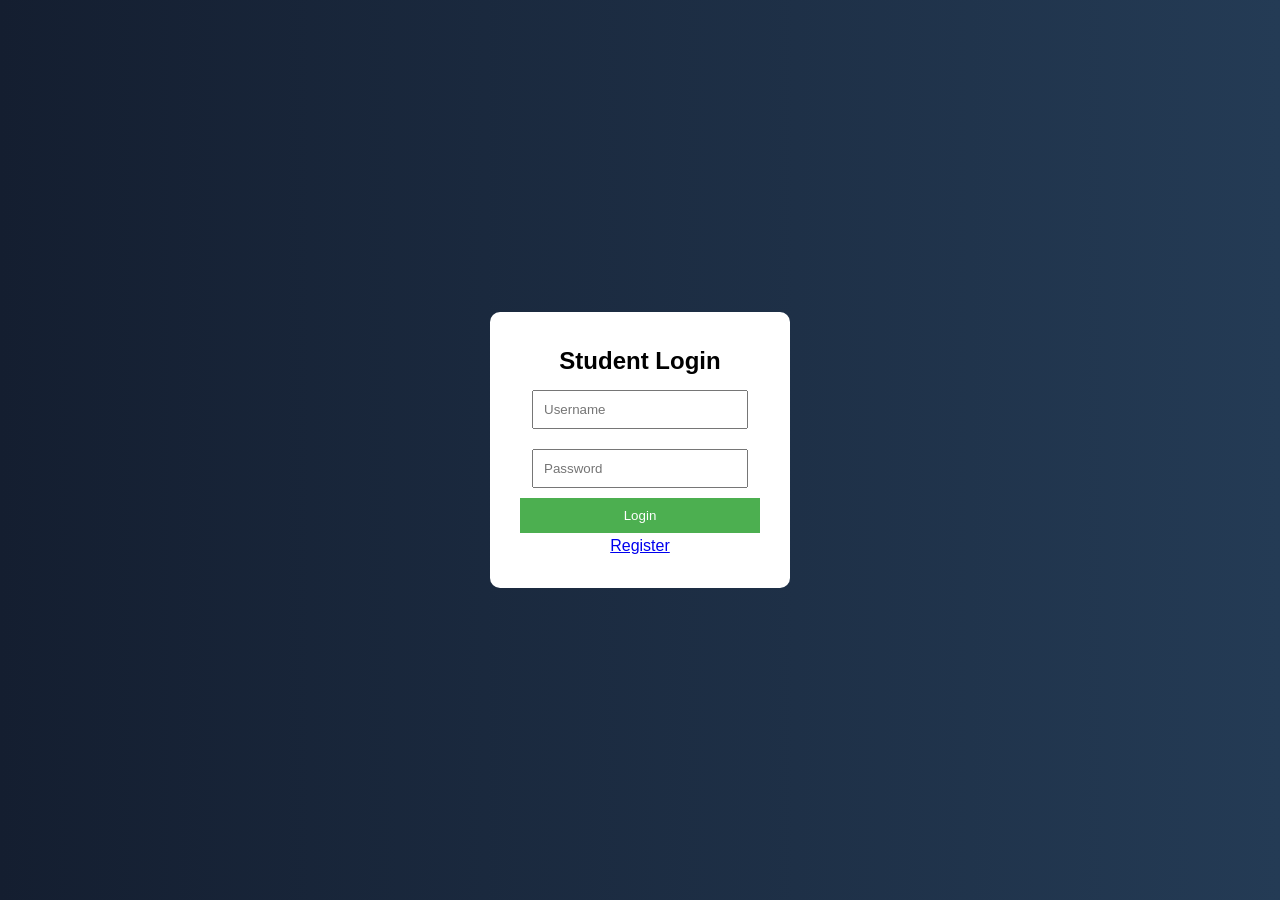
<file: index.html>
<!DOCTYPE html>
<html lang="en">
<head>
    <meta charset="UTF-8">
    <meta name="viewport" content="width=device-width, initial-scale=1.0">
    <title>Student Dashboard - Second Semester</title>
    <link rel="stylesheet" href="style.css">
    <link rel="stylesheet" href="https://cdnjs.cloudflare.com/ajax/libs/font-awesome/6.0.0/css/all.min.css">
</head>
<body>
    <!-- Header Section -->
    <header>
        <div class="logo">
            <i class="fas fa-graduation-cap"></i>
            <span>Student Dashboard</span>
        </div>
        <nav>
            <a href="#books" class="active">Books</a>
            <a href="#address">Address</a>
            <a href="#contact">Contact</a>
        </nav>
        <div class="search-container">
            <i class="fas fa-search"></i>
            <input type="text" id="searchInput" placeholder="Search books...">
        </div>
    </header>

    <!-- Hero Section -->
    <section class="hero">
        <div class="hero-content">
            <h1>Second Semester Books</h1>
            <p>Access all your required textbooks, study materials, and resources in one place</p>
            <div class="stats">
                <div class="stat-item">
                    <i class="fas fa-book"></i>
                    <span id="totalBooks">8</span>
                    <p>Total Books</p>
                </div>
                <div class="stat-item">
                    <i class="fas fa-download"></i>
                    <span id="totalDownloads">156</span>
                    <p>Downloads</p>
                </div>
                <div class="stat-item">
                    <i class="fas fa-star"></i>
                    <span>4.8</span>
                    <p>Avg Rating</p>
                </div>
            </div>
        </div>
    </section>

    <!-- Filter Section -->
    <section class="filter-section">
        <h2><i class="fas fa-filter"></i> Filter by Subject</h2>
        <div class="filter-buttons">
            <button class="filter-btn active" data-category="all">All Subjects</button>
            <button class="filter-btn" data-category="programming">Programming</button>
            <button class="filter-btn" data-category="mathematics">Mathematics</button>
            <button class="filter-btn" data-category="database">Database</button>
            <button class="filter-btn" data-category="web">Web Development</button>
        </div>
    </section>

    <!-- Books Section -->
    <section id="books" class="books-section">
        <h2 class="section-title"><i class="fas fa-book-open"></i> Book List</h2>
        <div class="books-grid" id="booksGrid">
            <!-- Books will be dynamically inserted here -->
        </div>
    </section>

    <!-- Address Section -->
    <section id="address" class="address-section">
        <h2 class="section-title"><i class="fas fa-map-marker-alt"></i> College Address</h2>
        <div class="address-container">
            <div class="address-card">
                <i class="fas fa-university"></i>
                <h3>Main Campus</h3>
                <p>Jeppiaar Institute Of Technology</p>
                <p>Kunnam, Sunguvarchatram</p>
                <p>Sriperambudur - 631604</p>
                <p>Tamil Nadu, India</p>
            </div>
            <div class="address-card">
                <i class="fas fa-book"></i>
                <h3>Library</h3>
                <p>Central Library, Building A</p>
                <p>Second Floor</p>
                <p>Open: Mon-Sat, 8AM - 6PM</p>
            </div>
            <div class="address-card">
                <i class="fas fa-phone-alt"></i>
                <h3>Student Services</h3>
                <p>Administrative Block, Room 205</p>
                <p>Phone: +91 80 2345 6789</p>
                <p>Email: student.services@gec.edu</p>
            </div>
        </div>
        
        <div class="map-container">
            <iframe 
                src="https://www.google.com/maps/embed?pb=!1m18!1m12!1m3!1d3888.016042289426!2d79.8752307!3d12.8892708!2m3!1f0!2f0!3f0!3m2!1i1024!2i768!4f13.1!3m3!1m2!1s0x3a52edd2f17dca51%3A0x1825c97e3f212814!2sJeppiaar%20Institute%20Of%20Technology!5e0!3m2!1sen!2sin!4v1699000000000!5m2!1sen!2sin"
                width="100%" 
                height="400" 
                style="border:0;" 
                allowfullscreen="" 
                loading="lazy"
                referrerpolicy="no-referrer-when-downgrade">
            </iframe>
        </div>
    </section>

    <!-- Contact Section -->
    <section id="contact" class="contact-section">
        <h2 class="section-title"><i class="fas fa-envelope"></i> Contact Us</h2>
        <div class="contact-container">
            <form id="contactForm" class="contact-form">
                <div class="form-group">
                    <label for="name"><i class="fas fa-user"></i> Name</label>
                    <input type="text" id="name" required placeholder="Your Name">
                </div>
                <div class="form-group">
                    <label for="email"><i class="fas fa-envelope"></i> Email</label>
                    <input type="email" id="email" required placeholder="Your Email">
                </div>
                <div class="form-group">
                    <label for="subject"><i class="fas fa-tag"></i> Subject</label>
                    <select id="subject" required>
                        <option value="">Select Subject</option>
                        <option value="book-request">Book Request</option>
                        <option value="pdf-issue">PDF Download Issue</option>
                        <option value="suggestion">Suggestion</option>
                        <option value="other">Other</option>
                    </select>
                </div>
                <div class="form-group">
                    <label for="message"><i class="fas fa-comment"></i> Message</label>
                    <textarea id="message" rows="5" required placeholder="Your Message"></textarea>
                </div>
                <button type="submit" class="submit-btn">
                    <i class="fas fa-paper-plane"></i> Send Message
                </button>
            </form>
        </div>
    </section>

    <!-- Footer -->
    <footer>
        <div class="footer-content">
            <p>&copy; 2024 Student Dashboard - Second Semester</p>
            <div class="social-links">
                <a href="#"><i class="fab fa-facebook"></i></a>
                <a href="#"><i class="fab fa-twitter"></i></a>
                <a href="#"><i class="fab fa-instagram"></i></a>
                <a href="#"><i class="fab fa-linkedin"></i></a>
            </div>
        </div>
    </footer>

    <!-- Book Modal -->
    <div id="bookModal" class="modal">
        <div class="modal-content">
            <span class="close-modal">&times;</span>
            <div id="modalBookContent"></div>
        </div>
    </div>

    <!-- Toast Notification -->
    <div id="toast" class="toast">
        <i class="fas fa-check-circle"></i>
        <span id="toastMessage">Download started!</span>
    </div>

    <script src="script.js"></script>
</body>
</html>
</file>
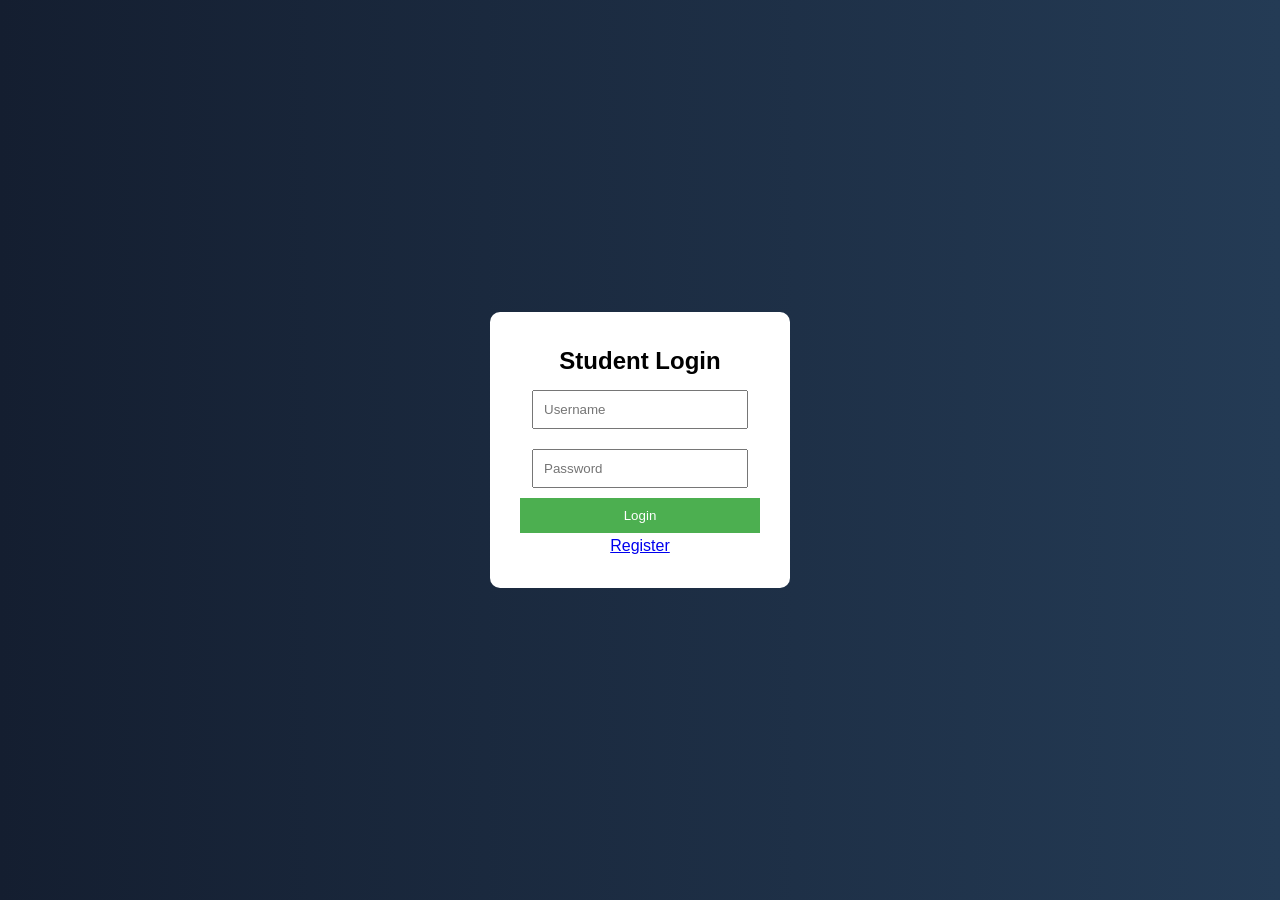
<file: login.html>
<!DOCTYPE html>
<html>
<head>
    <title>Student Login</title>
    <link rel="stylesheet" href="style.css">
</head>
<body class="login-bg">

    <div class="login-box">
        <h2>Student Login</h2>

        <input type="text" id="username" placeholder="Username">
        <input type="password" id="password" placeholder="Password">

        <button type="button" onclick="login()">Login</button>
        <a href="register.html">Register</a>
        <p id="error"></p>
    </div>

    <script src="script.js"></script>
</body>
</html>
</file>
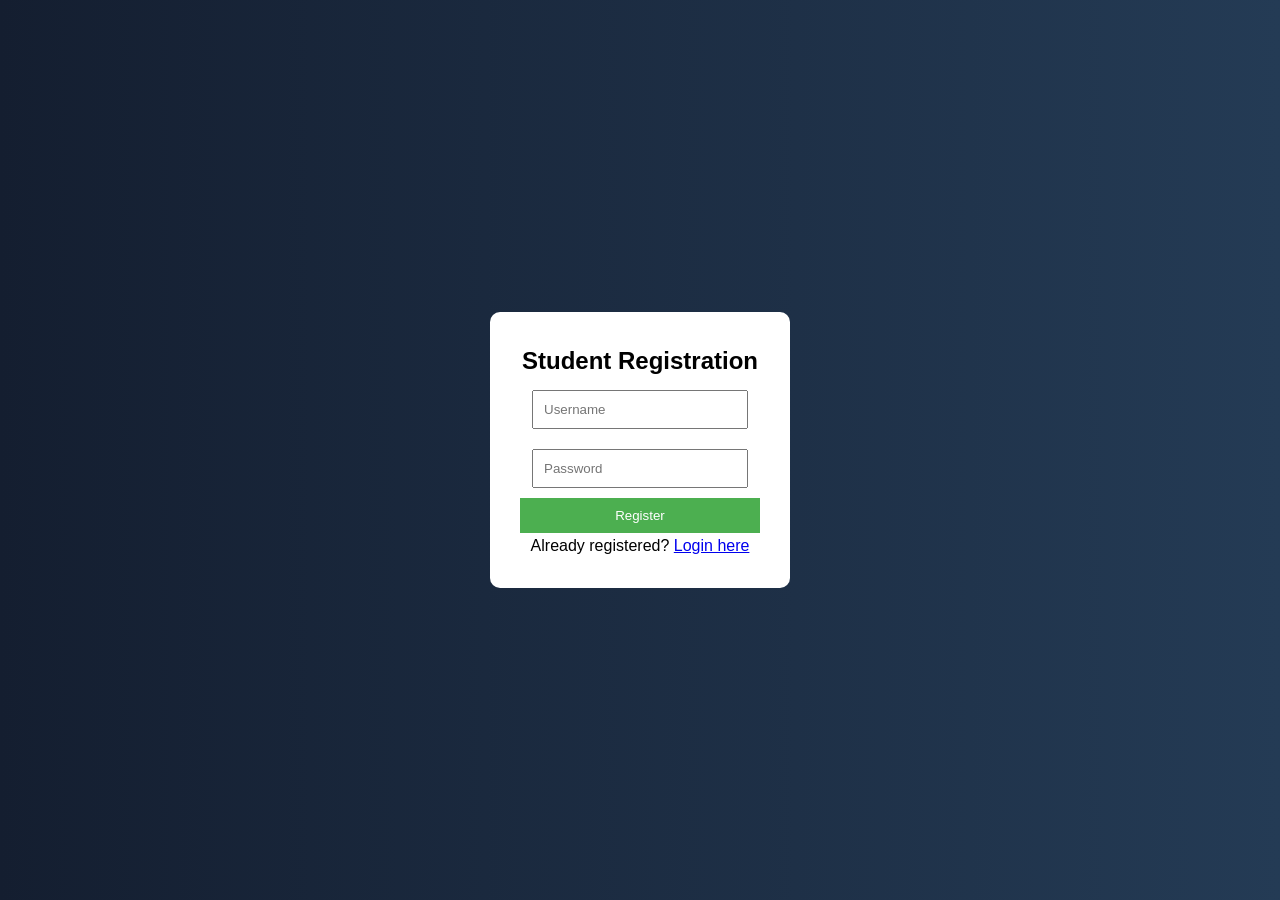
<file: register.html>
<!DOCTYPE html>
<html>
<head>
    <title>Student Registration</title>
    <link rel="stylesheet" href="style.css">
</head>
<body class="login-bg">

    <div class="login-box">
        <h2>Student Registration</h2>

        <input type="text" id="regUsername" placeholder="Username" required>
        <input type="password" id="regPassword" placeholder="Password" required>

        <button type="button" onclick="register()">Register</button>

        <p id="regMsg"></p>

        <p>
            Already registered?
            <a href="login.html">Login here</a>
        </p>
    </div>

    <script src="script.js"></script>
</body>
</html>
</file>
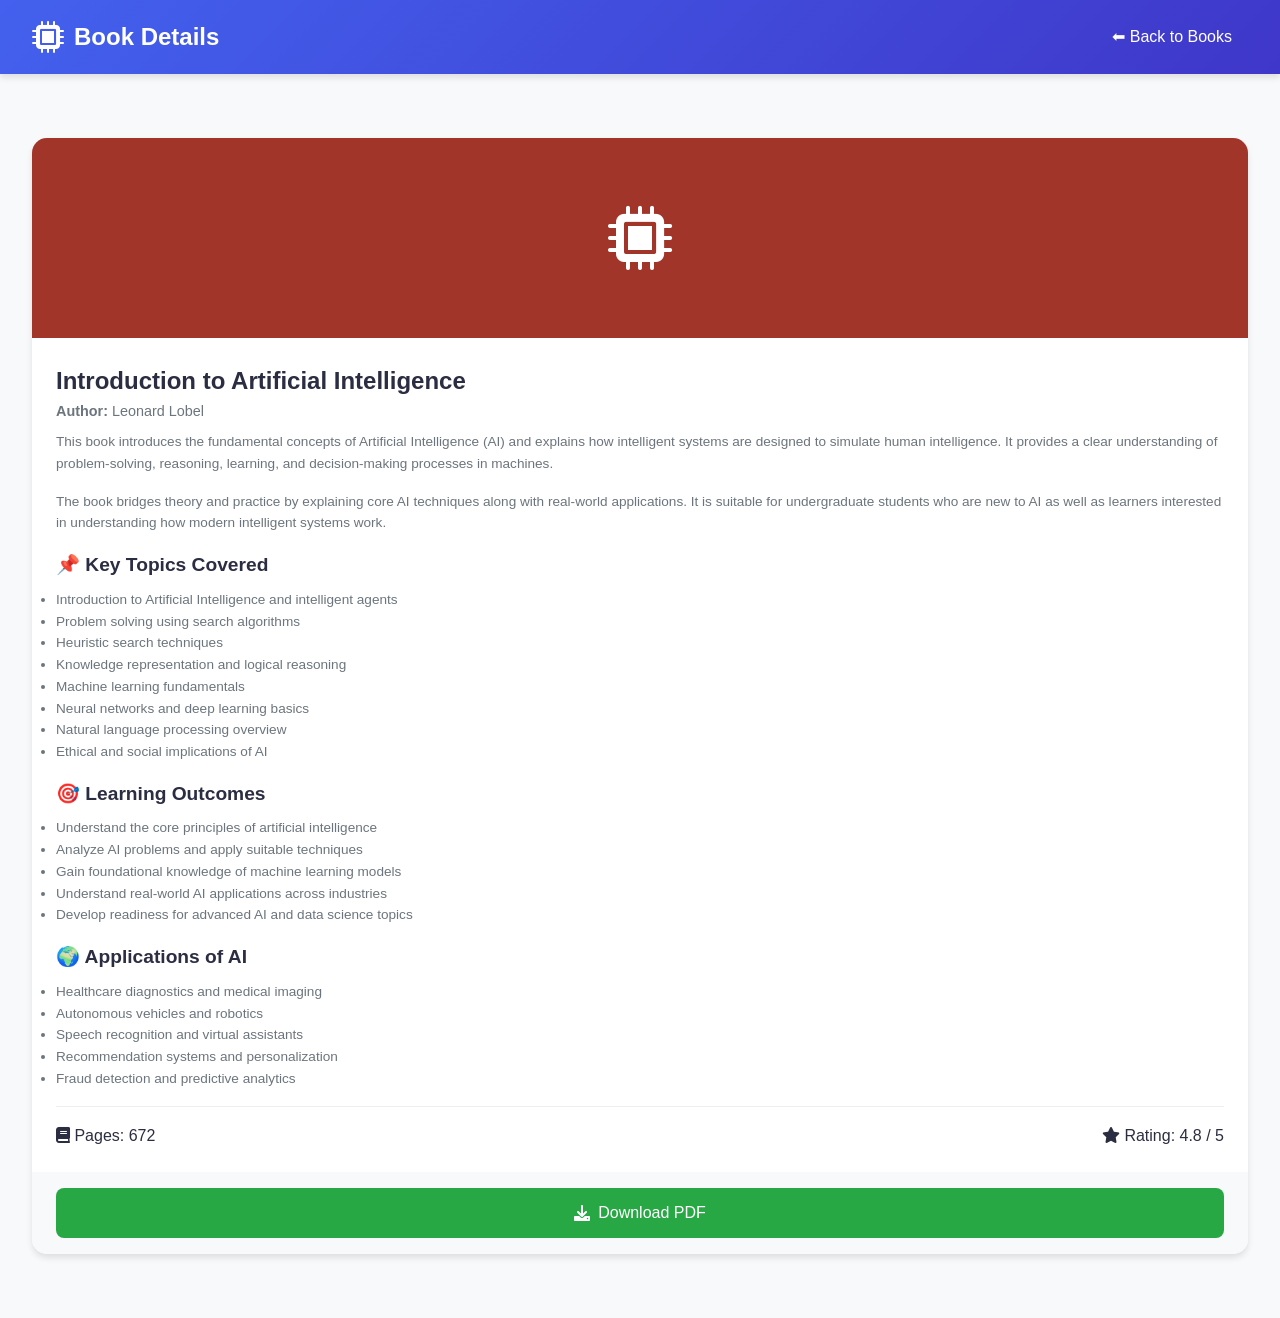
<file: book-details/ai.html>
<!DOCTYPE html>
<html lang="en">
<head>
    <meta charset="UTF-8">
    <title>Introduction to Artificial Intelligence</title>
    <link rel="stylesheet" href="../style.css">
    <link rel="stylesheet"
      href="https://cdnjs.cloudflare.com/ajax/libs/font-awesome/6.0.0/css/all.min.css">
</head>
<body>

<header>
    <div class="logo">
        <i class="fas fa-microchip"></i>
        <span>Book Details</span>
    </div>
    <nav>
        <a href="../index.html">⬅ Back to Books</a>
    </nav>
</header>

<section class="books-section">
    <div class="book-card">

        <!-- Book Cover -->
        <div class="book-cover" style="background:#e74c3c">
            <i class="fas fa-microchip"></i>
        </div>

        <!-- Book Information -->
        <div class="book-info">
            <h2>Introduction to Artificial Intelligence</h2>
            <p class="author">
                <strong>Author:</strong> Leonard Lobel
            </p>

            <p class="description">
                This book introduces the fundamental concepts of Artificial
                Intelligence (AI) and explains how intelligent systems are
                designed to simulate human intelligence. It provides a clear
                understanding of problem-solving, reasoning, learning, and
                decision-making processes in machines.
            </p>

            <p class="description">
                The book bridges theory and practice by explaining core AI
                techniques along with real-world applications. It is suitable
                for undergraduate students who are new to AI as well as learners
                interested in understanding how modern intelligent systems work.
            </p>

            <!-- Key Topics -->
            <h3>📌 Key Topics Covered</h3>
            <ul class="description">
                <li>Introduction to Artificial Intelligence and intelligent agents</li>
                <li>Problem solving using search algorithms</li>
                <li>Heuristic search techniques</li>
                <li>Knowledge representation and logical reasoning</li>
                <li>Machine learning fundamentals</li>
                <li>Neural networks and deep learning basics</li>
                <li>Natural language processing overview</li>
                <li>Ethical and social implications of AI</li>
            </ul>

            <!-- Learning Outcomes -->
            <h3>🎯 Learning Outcomes</h3>
            <ul class="description">
                <li>Understand the core principles of artificial intelligence</li>
                <li>Analyze AI problems and apply suitable techniques</li>
                <li>Gain foundational knowledge of machine learning models</li>
                <li>Understand real-world AI applications across industries</li>
                <li>Develop readiness for advanced AI and data science topics</li>
            </ul>

            <!-- Applications -->
            <h3>🌍 Applications of AI</h3>
            <ul class="description">
                <li>Healthcare diagnostics and medical imaging</li>
                <li>Autonomous vehicles and robotics</li>
                <li>Speech recognition and virtual assistants</li>
                <li>Recommendation systems and personalization</li>
                <li>Fraud detection and predictive analytics</li>
            </ul>

            <!-- Meta Info -->
            <div class="book-meta">
                <span><i class="fas fa-book"></i> Pages: 672</span>
                <span><i class="fas fa-star"></i> Rating: 4.8 / 5</span>
            </div>
        </div>

        <!-- Actions -->
        <div class="book-actions">
            <a href="https://artint.info/index.html" class="btn btn-download">
                <i class="fas fa-download"></i> Download PDF
            </a>
        </div>

    </div>
</section>

</body>
</html>
</file>
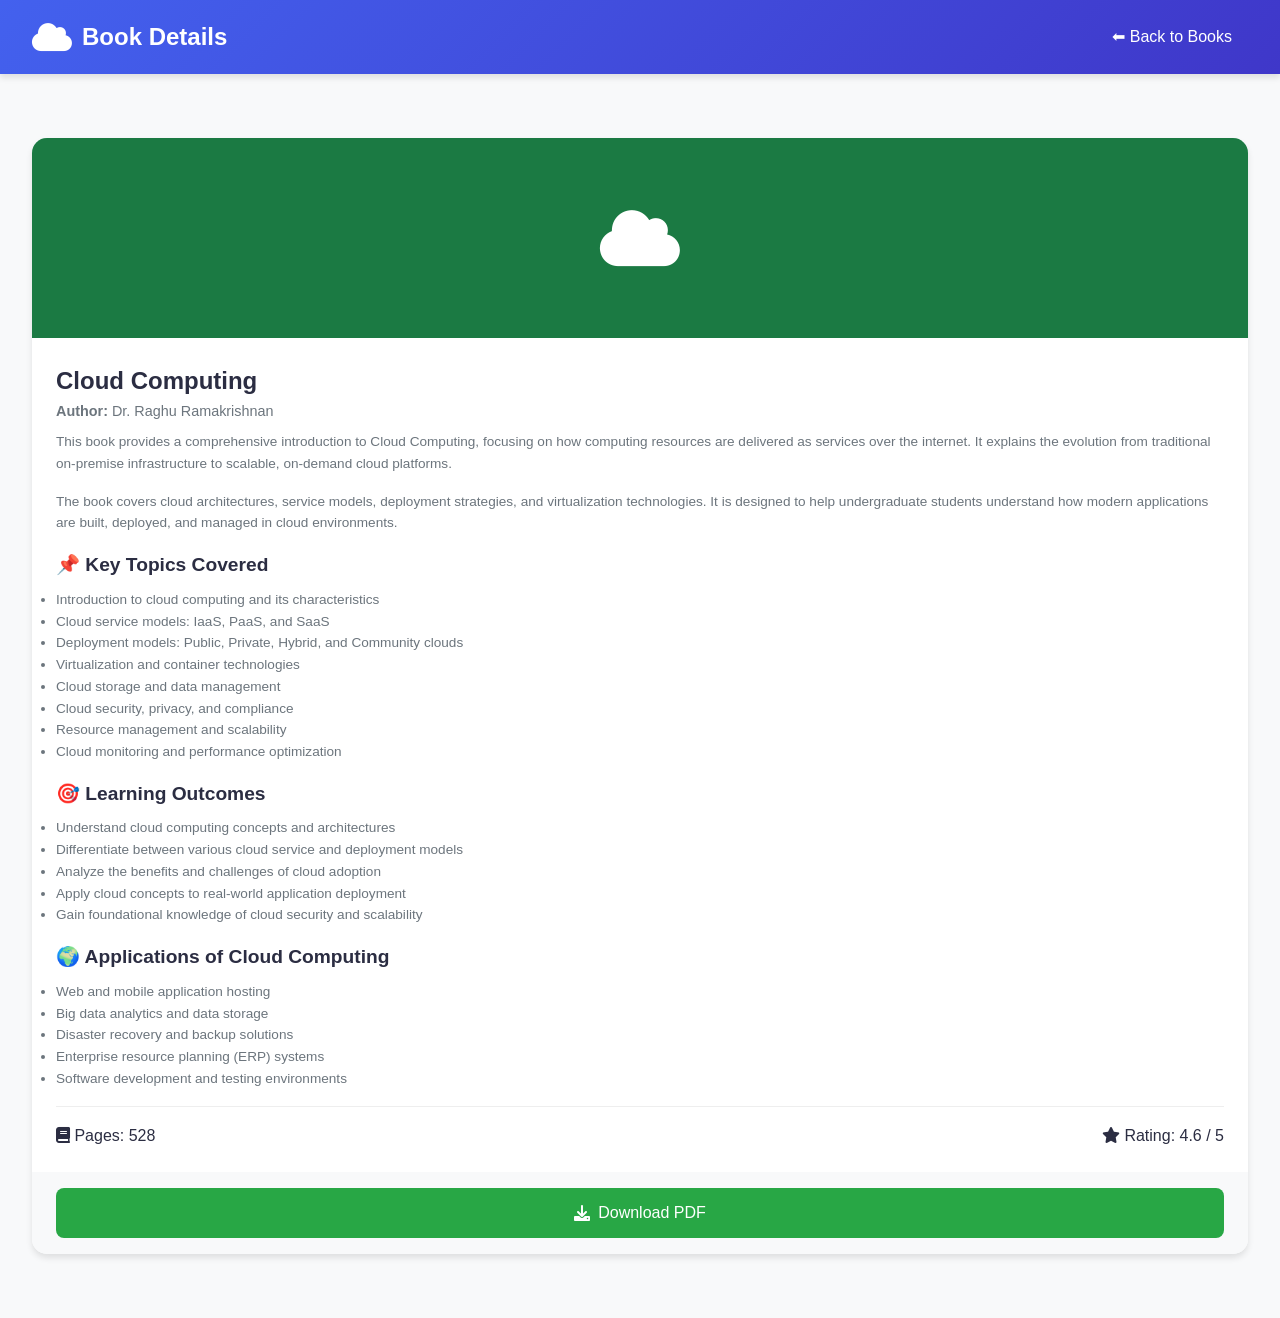
<file: book-details/cloud.html>
<!DOCTYPE html>
<html lang="en">
<head>
    <meta charset="UTF-8">
    <title>Cloud Computing</title>
    <link rel="stylesheet" href="../style.css">
    <link rel="stylesheet"
      href="https://cdnjs.cloudflare.com/ajax/libs/font-awesome/6.0.0/css/all.min.css">
</head>
<body>

<header>
    <div class="logo">
        <i class="fas fa-cloud"></i>
        <span>Book Details</span>
    </div>
    <nav>
        <a href="../index.html">⬅ Back to Books</a>
    </nav>
</header>

<section class="books-section">
    <div class="book-card">

        <!-- Book Cover -->
        <div class="book-cover" style="background:#27ae60">
            <i class="fas fa-cloud"></i>
        </div>

        <!-- Book Information -->
        <div class="book-info">
            <h2>Cloud Computing</h2>
            <p class="author">
                <strong>Author:</strong> Dr. Raghu Ramakrishnan
            </p>

            <p class="description">
                This book provides a comprehensive introduction to Cloud Computing,
                focusing on how computing resources are delivered as services over
                the internet. It explains the evolution from traditional on-premise
                infrastructure to scalable, on-demand cloud platforms.
            </p>

            <p class="description">
                The book covers cloud architectures, service models, deployment
                strategies, and virtualization technologies. It is designed to help
                undergraduate students understand how modern applications are built,
                deployed, and managed in cloud environments.
            </p>

            <!-- Key Topics -->
            <h3>📌 Key Topics Covered</h3>
            <ul class="description">
                <li>Introduction to cloud computing and its characteristics</li>
                <li>Cloud service models: IaaS, PaaS, and SaaS</li>
                <li>Deployment models: Public, Private, Hybrid, and Community clouds</li>
                <li>Virtualization and container technologies</li>
                <li>Cloud storage and data management</li>
                <li>Cloud security, privacy, and compliance</li>
                <li>Resource management and scalability</li>
                <li>Cloud monitoring and performance optimization</li>
            </ul>

            <!-- Learning Outcomes -->
            <h3>🎯 Learning Outcomes</h3>
            <ul class="description">
                <li>Understand cloud computing concepts and architectures</li>
                <li>Differentiate between various cloud service and deployment models</li>
                <li>Analyze the benefits and challenges of cloud adoption</li>
                <li>Apply cloud concepts to real-world application deployment</li>
                <li>Gain foundational knowledge of cloud security and scalability</li>
            </ul>

            <!-- Applications -->
            <h3>🌍 Applications of Cloud Computing</h3>
            <ul class="description">
                <li>Web and mobile application hosting</li>
                <li>Big data analytics and data storage</li>
                <li>Disaster recovery and backup solutions</li>
                <li>Enterprise resource planning (ERP) systems</li>
                <li>Software development and testing environments</li>
            </ul>

            <!-- Meta Info -->
            <div class="book-meta">
                <span><i class="fas fa-book"></i> Pages: 528</span>
                <span><i class="fas fa-star"></i> Rating: 4.6 / 5</span>
            </div>
        </div>

        <!-- Actions -->
        <div class="book-actions">
            <a href="https://nvlpubs.nist.gov/nistpubs/Legacy/SP/nistspecialpublication800-145.pdf" class="btn btn-download">
                <i class="fas fa-download"></i> Download PDF
            </a>
        </div>

    </div>
</section>

</body>
</html>
</file>
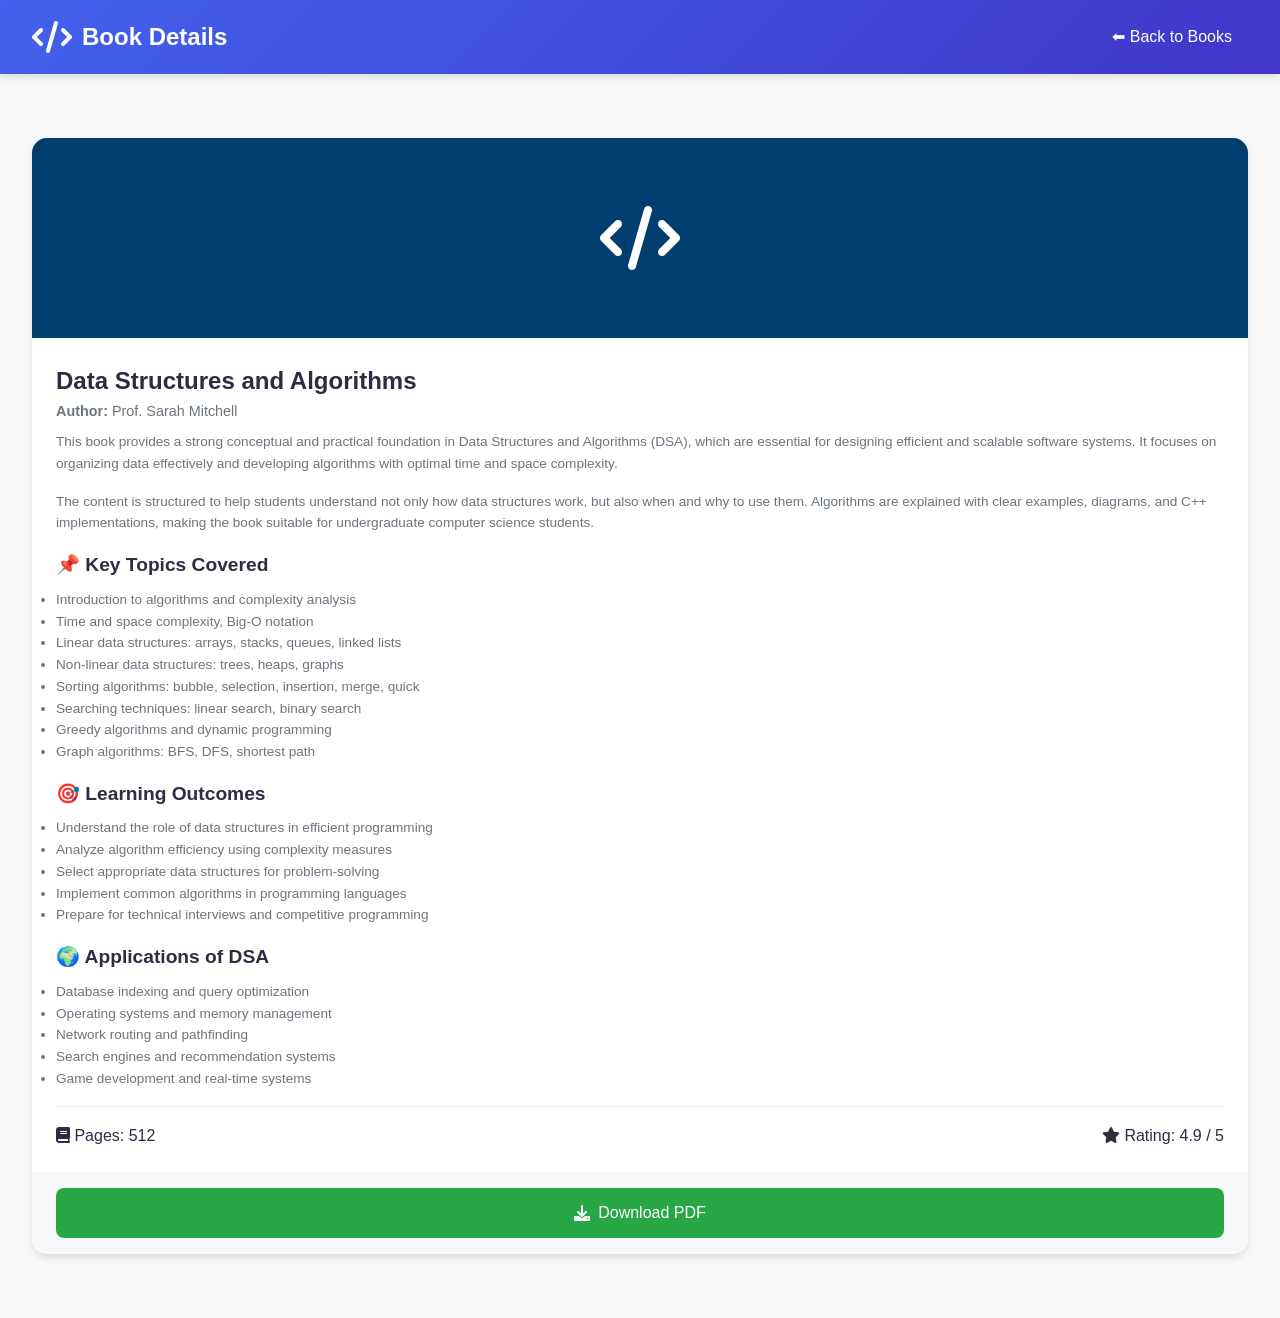
<file: book-details/dsa.html>
<!DOCTYPE html>
<html lang="en">
<head>
    <meta charset="UTF-8">
    <title>Data Structures and Algorithms</title>
    <link rel="stylesheet" href="../style.css">
    <link rel="stylesheet"
      href="https://cdnjs.cloudflare.com/ajax/libs/font-awesome/6.0.0/css/all.min.css">
</head>
<body>

<header>
    <div class="logo">
        <i class="fas fa-code"></i>
        <span>Book Details</span>
    </div>
    <nav>
        <a href="../index.html">⬅ Back to Books</a>
    </nav>
</header>

<section class="books-section">
    <div class="book-card">

        <!-- Book Cover -->
        <div class="book-cover" style="background:#00599c">
            <i class="fas fa-code"></i>
        </div>

        <!-- Book Information -->
        <div class="book-info">
            <h2>Data Structures and Algorithms</h2>
            <p class="author">
                <strong>Author:</strong> Prof. Sarah Mitchell
            </p>

            <p class="description">
                This book provides a strong conceptual and practical foundation in
                Data Structures and Algorithms (DSA), which are essential for
                designing efficient and scalable software systems. It focuses on
                organizing data effectively and developing algorithms with optimal
                time and space complexity.
            </p>

            <p class="description">
                The content is structured to help students understand not only how
                data structures work, but also when and why to use them. Algorithms
                are explained with clear examples, diagrams, and C++ implementations,
                making the book suitable for undergraduate computer science students.
            </p>

            <!-- Key Topics -->
            <h3>📌 Key Topics Covered</h3>
            <ul class="description">
                <li>Introduction to algorithms and complexity analysis</li>
                <li>Time and space complexity, Big-O notation</li>
                <li>Linear data structures: arrays, stacks, queues, linked lists</li>
                <li>Non-linear data structures: trees, heaps, graphs</li>
                <li>Sorting algorithms: bubble, selection, insertion, merge, quick</li>
                <li>Searching techniques: linear search, binary search</li>
                <li>Greedy algorithms and dynamic programming</li>
                <li>Graph algorithms: BFS, DFS, shortest path</li>
            </ul>

            <!-- Learning Outcomes -->
            <h3>🎯 Learning Outcomes</h3>
            <ul class="description">
                <li>Understand the role of data structures in efficient programming</li>
                <li>Analyze algorithm efficiency using complexity measures</li>
                <li>Select appropriate data structures for problem-solving</li>
                <li>Implement common algorithms in programming languages</li>
                <li>Prepare for technical interviews and competitive programming</li>
            </ul>

            <!-- Applications -->
            <h3>🌍 Applications of DSA</h3>
            <ul class="description">
                <li>Database indexing and query optimization</li>
                <li>Operating systems and memory management</li>
                <li>Network routing and pathfinding</li>
                <li>Search engines and recommendation systems</li>
                <li>Game development and real-time systems</li>
            </ul>

            <!-- Meta Info -->
            <div class="book-meta">
                <span><i class="fas fa-book"></i> Pages: 512</span>
                <span><i class="fas fa-star"></i> Rating: 4.9 / 5</span>
            </div>
        </div>

        <!-- Actions -->
        <div class="book-actions">
            <a href="https://en.wikipedia.org/wiki/Free_content" class="btn btn-download">
                <i class="fas fa-download"></i> Download PDF
            </a>
        </div>

    </div>
</section>

</body>
</html>
</file>
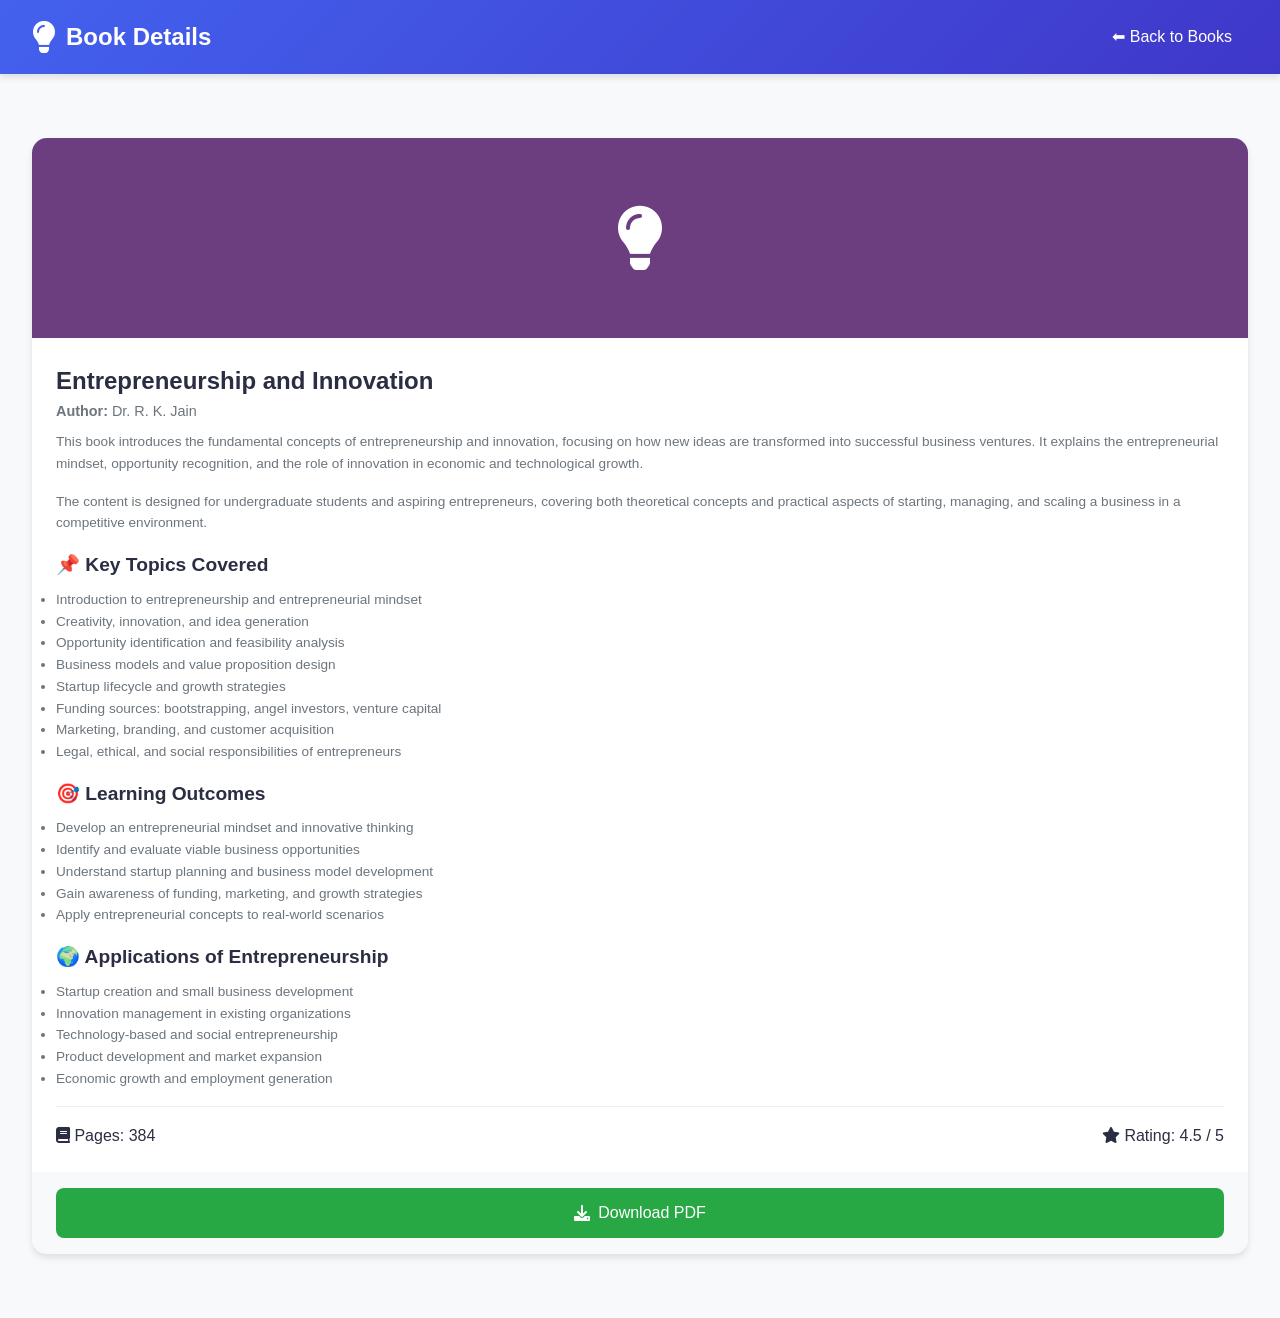
<file: book-details/entrepreneurship.html>
<!DOCTYPE html>
<html lang="en">
<head>
    <meta charset="UTF-8">
    <title>Entrepreneurship and Innovation</title>
    <link rel="stylesheet" href="../style.css">
    <link rel="stylesheet"
      href="https://cdnjs.cloudflare.com/ajax/libs/font-awesome/6.0.0/css/all.min.css">
</head>
<body>

<header>
    <div class="logo">
        <i class="fas fa-lightbulb"></i>
        <span>Book Details</span>
    </div>
    <nav>
        <a href="../index.html">⬅ Back to Books</a>
    </nav>
</header>

<section class="books-section">
    <div class="book-card">

        <!-- Book Cover -->
        <div class="book-cover" style="background:#9b59b6">
            <i class="fas fa-lightbulb"></i>
        </div>

        <!-- Book Information -->
        <div class="book-info">
            <h2>Entrepreneurship and Innovation</h2>
            <p class="author">
                <strong>Author:</strong> Dr. R. K. Jain
            </p>

            <p class="description">
                This book introduces the fundamental concepts of entrepreneurship
                and innovation, focusing on how new ideas are transformed into
                successful business ventures. It explains the entrepreneurial
                mindset, opportunity recognition, and the role of innovation in
                economic and technological growth.
            </p>

            <p class="description">
                The content is designed for undergraduate students and aspiring
                entrepreneurs, covering both theoretical concepts and practical
                aspects of starting, managing, and scaling a business in a
                competitive environment.
            </p>

            <!-- Key Topics -->
            <h3>📌 Key Topics Covered</h3>
            <ul class="description">
                <li>Introduction to entrepreneurship and entrepreneurial mindset</li>
                <li>Creativity, innovation, and idea generation</li>
                <li>Opportunity identification and feasibility analysis</li>
                <li>Business models and value proposition design</li>
                <li>Startup lifecycle and growth strategies</li>
                <li>Funding sources: bootstrapping, angel investors, venture capital</li>
                <li>Marketing, branding, and customer acquisition</li>
                <li>Legal, ethical, and social responsibilities of entrepreneurs</li>
            </ul>

            <!-- Learning Outcomes -->
            <h3>🎯 Learning Outcomes</h3>
            <ul class="description">
                <li>Develop an entrepreneurial mindset and innovative thinking</li>
                <li>Identify and evaluate viable business opportunities</li>
                <li>Understand startup planning and business model development</li>
                <li>Gain awareness of funding, marketing, and growth strategies</li>
                <li>Apply entrepreneurial concepts to real-world scenarios</li>
            </ul>

            <!-- Applications -->
            <h3>🌍 Applications of Entrepreneurship</h3>
            <ul class="description">
                <li>Startup creation and small business development</li>
                <li>Innovation management in existing organizations</li>
                <li>Technology-based and social entrepreneurship</li>
                <li>Product development and market expansion</li>
                <li>Economic growth and employment generation</li>
            </ul>

            <!-- Meta Info -->
            <div class="book-meta">
                <span><i class="fas fa-book"></i> Pages: 384</span>
                <span><i class="fas fa-star"></i> Rating: 4.5 / 5</span>
            </div>
        </div>

       <div class="book-actions">
    <a
        href="https://openstax.org/details/books/introductory-statistics"
        class="btn btn-download">
    <i class="fas fa-download"></i> Download PDF
</a>
</div>



    </div>
</section>

</body>
</html>
</file>
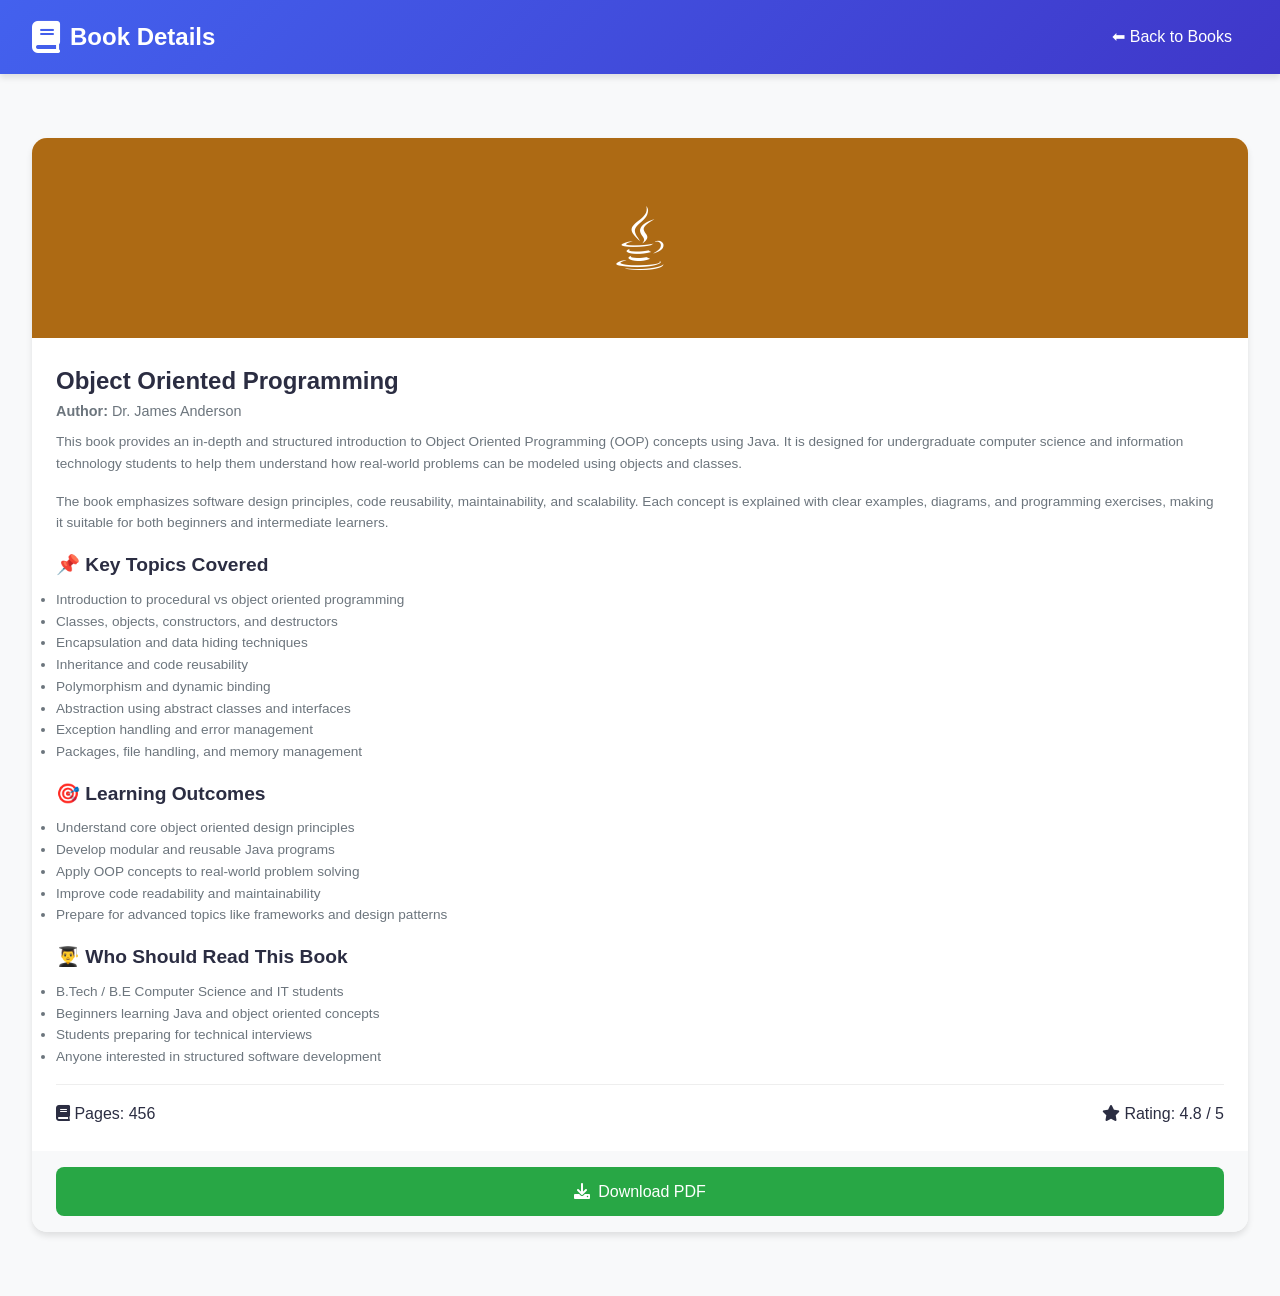
<file: book-details/oop.html>
<!DOCTYPE html>
<html lang="en">
<head>
    <meta charset="UTF-8">
    <title>Object Oriented Programming</title>
    <link rel="stylesheet" href="../style.css">
    <link rel="stylesheet"
      href="https://cdnjs.cloudflare.com/ajax/libs/font-awesome/6.0.0/css/all.min.css">
</head>
<body>

<header>
    <div class="logo">
        <i class="fas fa-book"></i>
        <span>Book Details</span>
    </div>
    <nav>
        <a href="../index.html">⬅ Back to Books</a>
    </nav>
</header>

<section class="books-section">
    <div class="book-card">

        <!-- Book Cover -->
        <div class="book-cover" style="background:#f8981d">
            <i class="fab fa-java"></i>
        </div>

        <!-- Book Info -->
        <div class="book-info">
            <h2>Object Oriented Programming</h2>
            <p class="author">
                <strong>Author:</strong> Dr. James Anderson
            </p>

            <p class="description">
                This book provides an in-depth and structured introduction to
                Object Oriented Programming (OOP) concepts using Java. It is
                designed for undergraduate computer science and information
                technology students to help them understand how real-world
                problems can be modeled using objects and classes.
            </p>

            <p class="description">
                The book emphasizes software design principles, code reusability,
                maintainability, and scalability. Each concept is explained with
                clear examples, diagrams, and programming exercises, making it
                suitable for both beginners and intermediate learners.
            </p>

            <!-- Key Topics -->
            <h3>📌 Key Topics Covered</h3>
            <ul class="description">
                <li>Introduction to procedural vs object oriented programming</li>
                <li>Classes, objects, constructors, and destructors</li>
                <li>Encapsulation and data hiding techniques</li>
                <li>Inheritance and code reusability</li>
                <li>Polymorphism and dynamic binding</li>
                <li>Abstraction using abstract classes and interfaces</li>
                <li>Exception handling and error management</li>
                <li>Packages, file handling, and memory management</li>
            </ul>

            <!-- Learning Outcomes -->
            <h3>🎯 Learning Outcomes</h3>
            <ul class="description">
                <li>Understand core object oriented design principles</li>
                <li>Develop modular and reusable Java programs</li>
                <li>Apply OOP concepts to real-world problem solving</li>
                <li>Improve code readability and maintainability</li>
                <li>Prepare for advanced topics like frameworks and design patterns</li>
            </ul>

            <!-- Who Should Read -->
            <h3>👨‍🎓 Who Should Read This Book</h3>
            <ul class="description">
                <li>B.Tech / B.E Computer Science and IT students</li>
                <li>Beginners learning Java and object oriented concepts</li>
                <li>Students preparing for technical interviews</li>
                <li>Anyone interested in structured software development</li>
            </ul>

            <!-- Meta Info -->
            <div class="book-meta">
                <span><i class="fas fa-book"></i> Pages: 456</span>
                <span><i class="fas fa-star"></i> Rating: 4.8 / 5</span>
            </div>
        </div>

        <!-- Actions -->
        <div class="book-actions">
            <a href="https://en.wikipedia.org/wiki/Object-oriented_programming" class="btn btn-download">
                <i class="fas fa-download"></i> Download PDF
            </a>
        </div>

    </div>
</section>

</body>
</html>
</file>
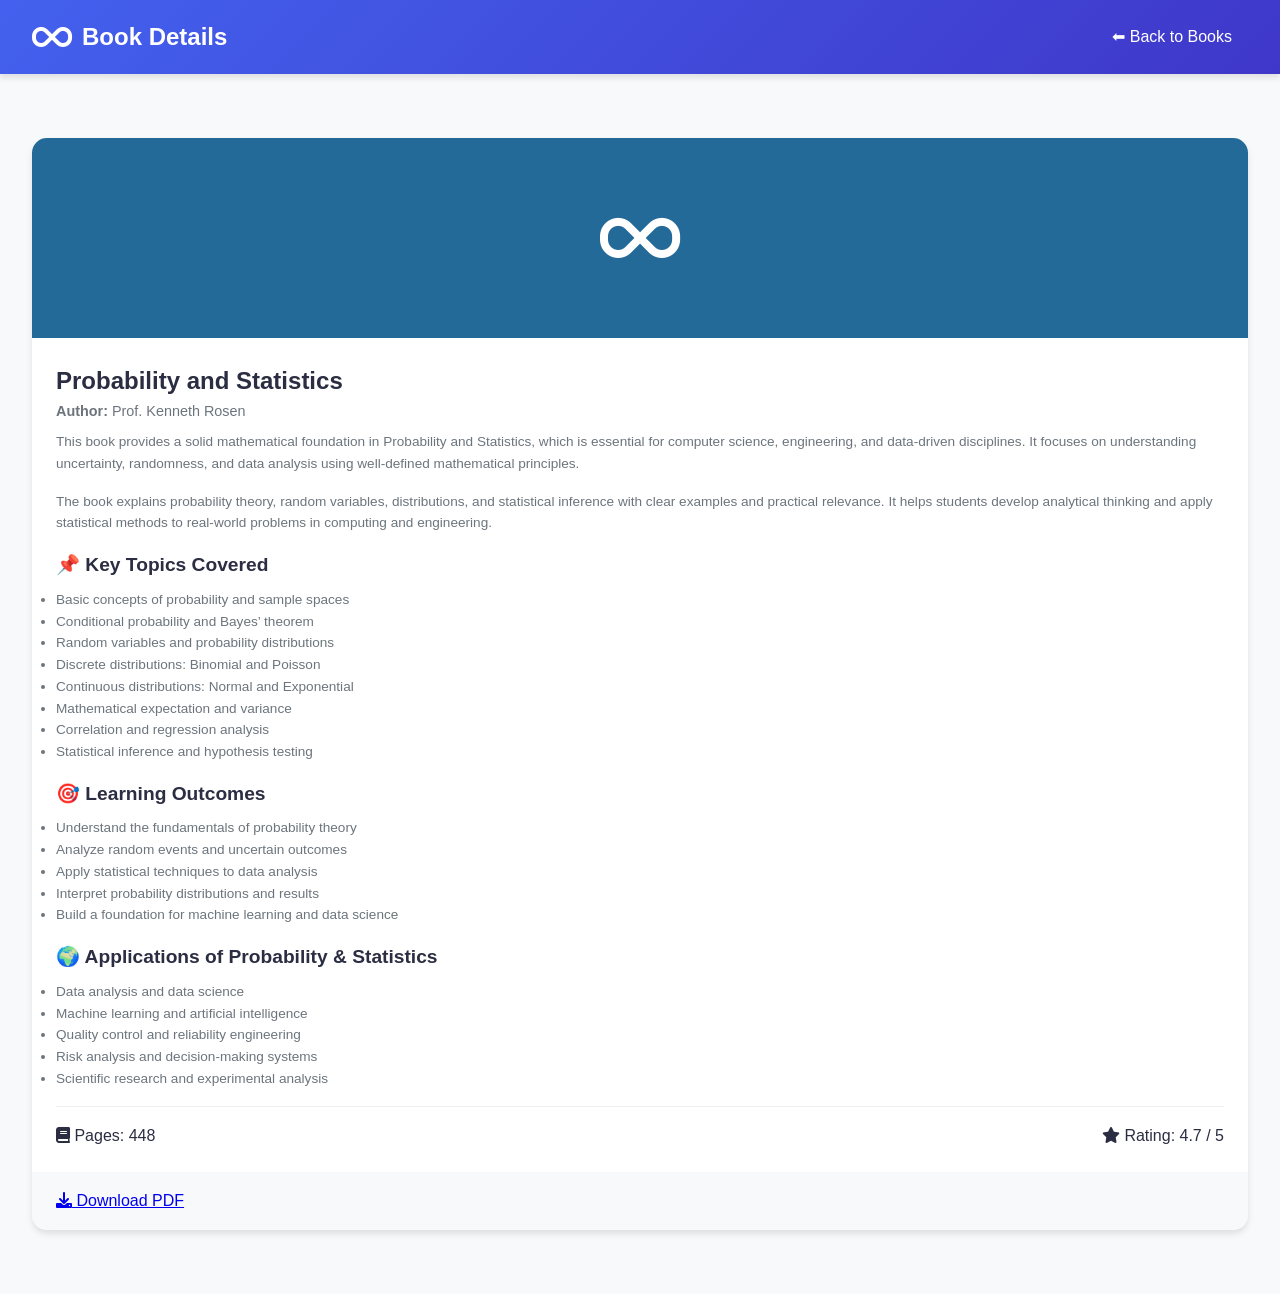
<file: book-details/probability.html>
<!DOCTYPE html>
<html lang="en">
<head>
    <meta charset="UTF-8">
    <title>Probability and Statistics</title>
    <link rel="stylesheet" href="../style.css">
    <link rel="stylesheet"
      href="https://cdnjs.cloudflare.com/ajax/libs/font-awesome/6.0.0/css/all.min.css">
</head>
<body>

<header>
    <div class="logo">
        <i class="fas fa-infinity"></i>
        <span>Book Details</span>
    </div>
    <nav>
        <a href="../index.html">⬅ Back to Books</a>
    </nav>
</header>

<section class="books-section">
    <div class="book-card">

        <!-- Book Cover -->
        <div class="book-cover" style="background:#3498db">
            <i class="fas fa-infinity"></i>
        </div>

        <!-- Book Information -->
        <div class="book-info">
            <h2>Probability and Statistics</h2>
            <p class="author">
                <strong>Author:</strong> Prof. Kenneth Rosen
            </p>

            <p class="description">
                This book provides a solid mathematical foundation in Probability
                and Statistics, which is essential for computer science,
                engineering, and data-driven disciplines. It focuses on
                understanding uncertainty, randomness, and data analysis using
                well-defined mathematical principles.
            </p>

            <p class="description">
                The book explains probability theory, random variables,
                distributions, and statistical inference with clear examples
                and practical relevance. It helps students develop analytical
                thinking and apply statistical methods to real-world problems
                in computing and engineering.
            </p>

            <!-- Key Topics -->
            <h3>📌 Key Topics Covered</h3>
            <ul class="description">
                <li>Basic concepts of probability and sample spaces</li>
                <li>Conditional probability and Bayes’ theorem</li>
                <li>Random variables and probability distributions</li>
                <li>Discrete distributions: Binomial and Poisson</li>
                <li>Continuous distributions: Normal and Exponential</li>
                <li>Mathematical expectation and variance</li>
                <li>Correlation and regression analysis</li>
                <li>Statistical inference and hypothesis testing</li>
            </ul>

            <!-- Learning Outcomes -->
            <h3>🎯 Learning Outcomes</h3>
            <ul class="description">
                <li>Understand the fundamentals of probability theory</li>
                <li>Analyze random events and uncertain outcomes</li>
                <li>Apply statistical techniques to data analysis</li>
                <li>Interpret probability distributions and results</li>
                <li>Build a foundation for machine learning and data science</li>
            </ul>

            <!-- Applications -->
            <h3>🌍 Applications of Probability & Statistics</h3>
            <ul class="description">
                <li>Data analysis and data science</li>
                <li>Machine learning and artificial intelligence</li>
                <li>Quality control and reliability engineering</li>
                <li>Risk analysis and decision-making systems</li>
                <li>Scientific research and experimental analysis</li>
            </ul>

            <!-- Meta Info -->
            <div class="book-meta">
                <span><i class="fas fa-book"></i> Pages: 448</span>
                <span><i class="fas fa-star"></i> Rating: 4.7 / 5</span>
            </div>
        </div>

        <!-- Actions -->
        <div class="book-actions">
            <a href="https://openstax.org/details/books/introductory-statistics-2e">
                <i class="fas fa-download"></i> Download PDF
            </a>
        </div>

    </div>
</section>

</body>
</html>
</file>
<file: style.css>
body {
    margin: 0;
    font-family: Arial, sans-serif;
    color: white;
}

/* Backgrounds */
.login-bg {
    background: linear-gradient(to right, #141e30, #243b55);
    height: 100vh;
    display: flex;
    justify-content: center;
    align-items: center;
}

.main-bg {
    background: linear-gradient(to right, #1d4350, #a43931);
    min-height: 100vh;
}

/* Login Box */
.login-box {
    background: white;
    color: black;
    padding: 30px;
    border-radius: 10px;
    width: 300px;
    text-align: center;
}

.login-box input {
    width: 90%;
    padding: 10px;
    margin: 10px 0;
}

.login-box button {
    width: 100%;
    padding: 10px;
    background: #4CAF50;
    color: white;
    border: none;
}
.Register-button{
    cursor: pointer;
    color: blue;

}
#error {
    color: red;
}
* {
    margin: 0;
    padding: 0;
    box-sizing: border-box;
    font-family: 'Segoe UI', Tahoma, Geneva, Verdana, sans-serif;
}

:root {
    --primary-color: #4361ee;
    --secondary-color: #3f37c9;
    --accent-color: #f72585;
    --background-color: #f8f9fa;
    --card-background: #ffffff;
    --text-primary: #2b2d42;
    --text-secondary: #6c757d;
    --success-color: #28a745;
    --warning-color: #ffc107;
    --danger-color: #dc3545;
    --gradient-primary: linear-gradient(135deg, #4361ee 0%, #3f37c9 100%);
    --gradient-secondary: linear-gradient(135deg, #f72585 0%, #7209b7 100%);
    --shadow: 0 4px 6px rgba(0, 0, 0, 0.1);
    --shadow-hover: 0 8px 25px rgba(0, 0, 0, 0.15);
    --transition: all 0.3s ease;
}

body {
    background-color: var(--background-color);
    color: var(--text-primary);
    line-height: 1.6;
}

/* Header Styles */
header {
    background: var(--gradient-primary);
    padding: 1rem 2rem;
    display: flex;
    justify-content: space-between;
    align-items: center;
    position: sticky;
    top: 0;
    z-index: 1000;
    box-shadow: var(--shadow);
}

.logo {
    display: flex;
    align-items: center;
    gap: 10px;
    color: white;
    font-size: 1.5rem;
    font-weight: bold;
}

.logo i {
    font-size: 2rem;
}

header nav {
    display: flex;
    gap: 2rem;
}

header nav a {
    color: white;
    text-decoration: none;
    font-weight: 500;
    padding: 0.5rem 1rem;
    border-radius: 5px;
    transition: var(--transition);
}

header nav a:hover,
header nav a.active {
    background: rgba(255, 255, 255, 0.2);
}

.search-container {
    display: flex;
    align-items: center;
    background: rgba(255, 255, 255, 0.1);
    border-radius: 25px;
    padding: 0.5rem 1rem;
}

.search-container i {
    color: white;
    margin-right: 10px;
}

.search-container input {
    background: transparent;
    border: none;
    color: white;
    outline: none;
    width: 200px;
}

.search-container input::placeholder {
    color: rgba(255, 255, 255, 0.7);
}

/* Hero Section */
.hero {
    background: var(--gradient-primary);
    color: white;
    padding: 4rem 2rem;
    text-align: center;
}

.hero-content {
    max-width: 800px;
    margin: 0 auto;
}

.hero h1 {
    font-size: 2.5rem;
    margin-bottom: 1rem;
}

.hero p {
    font-size: 1.2rem;
    opacity: 0.9;
    margin-bottom: 2rem;
}

.stats {
    display: flex;
    justify-content: center;
    gap: 3rem;
    margin-top: 2rem;
}

.stat-item {
    text-align: center;
}

.stat-item i {
    font-size: 2.5rem;
    margin-bottom: 0.5rem;
}

.stat-item span {
    font-size: 2rem;
    font-weight: bold;
}

.stat-item p {
    font-size: 0.9rem;
    margin-top: 0.5rem;
}

/* Filter Section */
.filter-section {
    padding: 2rem;
    background: white;
    margin: 2rem 0;
    box-shadow: var(--shadow);
}

.filter-section h2 {
    text-align: center;
    margin-bottom: 1.5rem;
    color: var(--text-primary);
}

.filter-buttons {
    display: flex;
    justify-content: center;
    gap: 1rem;
    flex-wrap: wrap;
}

.filter-btn {
    padding: 0.75rem 1.5rem;
    border: 2px solid var(--primary-color);
    background: transparent;
    color: var(--primary-color);
    border-radius: 25px;
    cursor: pointer;
    font-weight: 500;
    transition: var(--transition);
}

.filter-btn:hover,
.filter-btn.active {
    background: var(--primary-color);
    color: white;
}

/* Books Section */
.books-section {
    padding: 2rem;
    margin: 2rem 0;
}

.section-title {
    text-align: center;
    font-size: 2rem;
    margin-bottom: 2rem;
    color: var(--text-primary);
    position: relative;
}

.section-title::after {
    content: '';
    display: block;
    width: 100px;
    height: 4px;
    background: var(--gradient-primary);
    margin: 0.5rem auto;
    border-radius: 2px;
}

.books-grid {
    display: grid;
    grid-template-columns: repeat(auto-fill, minmax(300px, 1fr));
    gap: 2rem;
    max-width: 1400px;
    margin: 0 auto;
}

/* Book Card */
.book-card {
    background: var(--card-background);
    border-radius: 15px;
    overflow: hidden;
    box-shadow: var(--shadow);
    transition: var(--transition);
    display: flex;
    flex-direction: column;
}

.book-card:hover {
    transform: translateY(-5px);
    box-shadow: var(--shadow-hover);
}

.book-cover {
    height: 200px;
    display: flex;
    align-items: center;
    justify-content: center;
    font-size: 4rem;
    color: white;
    position: relative;
    overflow: hidden;
}

.book-cover::before {
    content: '';
    position: absolute;
    top: 0;
    left: 0;
    right: 0;
    bottom: 0;
    background: rgba(0, 0, 0, 0.3);
}

.book-cover i {
    position: relative;
    z-index: 1;
}

.book-info {
    padding: 1.5rem;
    flex-grow: 1;
    display: flex;
    flex-direction: column;
}

.book-info h3 {
    font-size: 1.2rem;
    margin-bottom: 0.5rem;
    color: var(--text-primary);
}

.book-info .author {
    color: var(--text-secondary);
    font-size: 0.9rem;
    margin-bottom: 0.5rem;
}

.book-info .description {
    color: var(--text-secondary);
    font-size: 0.85rem;
    margin-bottom: 1rem;
    flex-grow: 1;
}

.book-meta {
    display: flex;
    justify-content: space-between;
    align-items: center;
    padding-top: 1rem;
    border-top: 1px solid #eee;
}

.book-meta .pages {
    color: var(--text-secondary);
    font-size: 0.85rem;
}

.book-meta .rating {
    color: var(--warning-color);
}

/* Action buttons container */
.book-actions {
    padding: 1rem 1.5rem;
    background: #f8f9fa;
    display: flex;
    gap: 1rem;
}

/* Base button style */
.book-actions .btn {
    flex: 1;
    padding: 0.75rem;
    border: none;
    border-radius: 8px;
    cursor: pointer;
    font-weight: 500;
    transition: var(--transition);
    display: flex;
    align-items: center;
    justify-content: center;
    gap: 0.5rem;
    text-decoration: none;   /* removes underline */
}

/* View button */
.btn-view {
    background: var(--primary-color);
    color: rgb(240, 237, 237);
}

.btn-view:hover {
    background: var(--secondary-color);
}

/* Download button */
.btn-download {
    background: var(--success-color);
    color: white;
}

.btn-download:hover {
    background: #218838;
}

}

/* Category Colors */
.category-programming .book-cover {
    background: linear-gradient(135deg, #4361ee, #3730a3);
}

.category-mathematics .book-cover {
    background: linear-gradient(135deg, #f72585, #7209b7);
}

.category-database .book-cover {
    background: linear-gradient(135deg, #06d6a0, #118ab2);
}

.category-web .book-cover {
    background: linear-gradient(135deg, #ff9f1c, #f72585);
}

/* Address Section */
.address-section {
    padding: 2rem;
    margin: 2rem 0;
    background: white;
}

.address-container {
    display: grid;
    grid-template-columns: repeat(auto-fit, minmax(300px, 1fr));
    gap: 2rem;
    max-width: 1200px;
    margin: 0 auto 2rem;
}

.address-card {
    background: var(--background-color);
    padding: 2rem;
    border-radius: 15px;
    text-align: center;
    transition: var(--transition);
}

.address-card:hover {
    transform: translateY(-5px);
    box-shadow: var(--shadow);
}

.address-card i {
    font-size: 3rem;
    color: var(--primary-color);
    margin-bottom: 1rem;
}

.address-card h3 {
    color: var(--text-primary);
    margin-bottom: 1rem;
}

.address-card p {
    color: var(--text-secondary);
    margin-bottom: 0.5rem;
}

.map-container {
    max-width: 1200px;
    margin: 0 auto;
    border-radius: 15px;
    overflow: hidden;
    box-shadow: var(--shadow);
}

/* Contact Section */
.contact-section {
    padding: 2rem;
    margin: 2rem 0;
}

.contact-container {
    max-width: 800px;
    margin: 0 auto;
}

.contact-form {
    background: white;
    padding: 2rem;
    border-radius: 15px;
    box-shadow: var(--shadow);
}

.form-group {
    margin-bottom: 1.5rem;
}

.form-group label {
    display: flex;
    align-items: center;
    gap: 0.5rem;
    margin-bottom: 0.5rem;
    color: var(--text-primary);
    font-weight: 500;
}

.form-group input,
.form-group select,
.form-group textarea {
    width: 100%;
    padding: 0.75rem 1rem;
    border: 2px solid #e9ecef;
    border-radius: 8px;
    font-size: 1rem;
    transition: var(--transition);
}

.form-group input:focus,
.form-group select:focus,
.form-group textarea:focus {
    outline: none;
    border-color: var(--primary-color);
}

.form-group textarea {
    resize: vertical;
    min-height: 120px;
}

.submit-btn {
    width: 100%;
    padding: 1rem;
    background: var(--gradient-primary);
    color: white;
    border: none;
    border-radius: 8px;
    font-size: 1.1rem;
    font-weight: 500;
    cursor: pointer;
    transition: var(--transition);
    display: flex;
    align-items: center;
    justify-content: center;
    gap: 0.5rem;
}

.submit-btn:hover {
    transform: translateY(-2px);
    box-shadow: var(--shadow-hover);
}

/* Footer */
footer {
    background: var(--gradient-primary);
    color: white;
    padding: 2rem;
    text-align: center;
}

.footer-content {
    max-width: 1200px;
    margin: 0 auto;
}

.footer-content p {
    margin-bottom: 1rem;
}

.social-links {
    display: flex;
    justify-content: center;
    gap: 1rem;
}

.social-links a {
    display: inline-flex;
    align-items: center;
    justify-content: center;
    width: 40px;
    height: 40px;
    background: rgba(255, 255, 255, 0.1);
    color: white;
    border-radius: 50%;
    text-decoration: none;
    transition: var(--transition);
}

.social-links a:hover {
    background: white;
    color: var(--primary-color);
}

/* Modal */
.modal {
    display: none;
    position: fixed;
    top: 0;
    left: 0;
    width: 100%;
    height: 100%;
    background: rgba(0, 0, 0, 0.7);
    z-index: 2000;
    justify-content: center;
    align-items: center;
    padding: 2rem;
}

.modal.show {
    display: flex;
}

.modal-content {
    background: white;
    border-radius: 15px;
    max-width: 600px;
    width: 100%;
    max-height: 90vh;
    overflow-y: auto;
    position: relative;
    animation: modalSlide 0.3s ease;
}

@keyframes modalSlide {
    from {
        transform: translateY(-50px);
        opacity: 0;
    }
    to {
        transform: translateY(0);
        opacity: 1;
    }
}

.close-modal {
    position: absolute;
    top: 1rem;
    right: 1rem;
    font-size: 2rem;
    cursor: pointer;
    color: var(--text-secondary);
    transition: var(--transition);
}

.close-modal:hover {
    color: var(--danger-color);
}

.modal-book-cover {
    height: 200px;
    display: flex;
    align-items: center;
    justify-content: center;
    font-size: 5rem;
    color: white;
    border-radius: 15px 15px 0 0;
}

.modal-book-info {
    padding: 2rem;
}

.modal-book-info h2 {
    margin-bottom: 1rem;
}

.modal-book-info p {
    margin-bottom: 0.5rem;
    color: var(--text-secondary);
}

/* Toast Notification */
.toast {
    position: fixed;
    bottom: 2rem;
    right: 2rem;
    background: var(--success-color);
    color: white;
    padding: 1rem 1.5rem;
    border-radius: 10px;
    display: flex;
    align-items: center;
    gap: 0.75rem;
    box-shadow: var(--shadow-hover);
    transform: translateX(150%);
    transition: transform 0.3s ease;
    z-index: 3000;
}

.toast.show {
    transform: translateX(0);
}

.toast i {
    font-size: 1.2rem;
}

/* Responsive Design */
@media (max-width: 768px) {
    header {
        flex-direction: column;
        gap: 1rem;
    }

    header nav {
        gap: 1rem;
    }

    .search-container {
        width: 100%;
    }

    .search-container input {
        width: 100%;
    }

    .hero h1 {
        font-size: 2rem;
    }

    .stats {
        flex-direction: column;
        gap: 1.5rem;
    }

    .books-grid {
        grid-template-columns: 1fr;
    }

    .filter-buttons {
        flex-wrap: wrap;
    }

    .address-container {
        grid-template-columns: 1fr;
    }
}

@media (max-width: 480px) {
    .hero {
        padding: 2rem 1rem;
    }

    .hero h1 {
        font-size: 1.5rem;
    }

    .filter-section,
    .books-section,
    .address-section,
    .contact-section {
        padding: 1rem;
    }

    .section-title {
        font-size: 1.5rem;
    }
}
</file>
